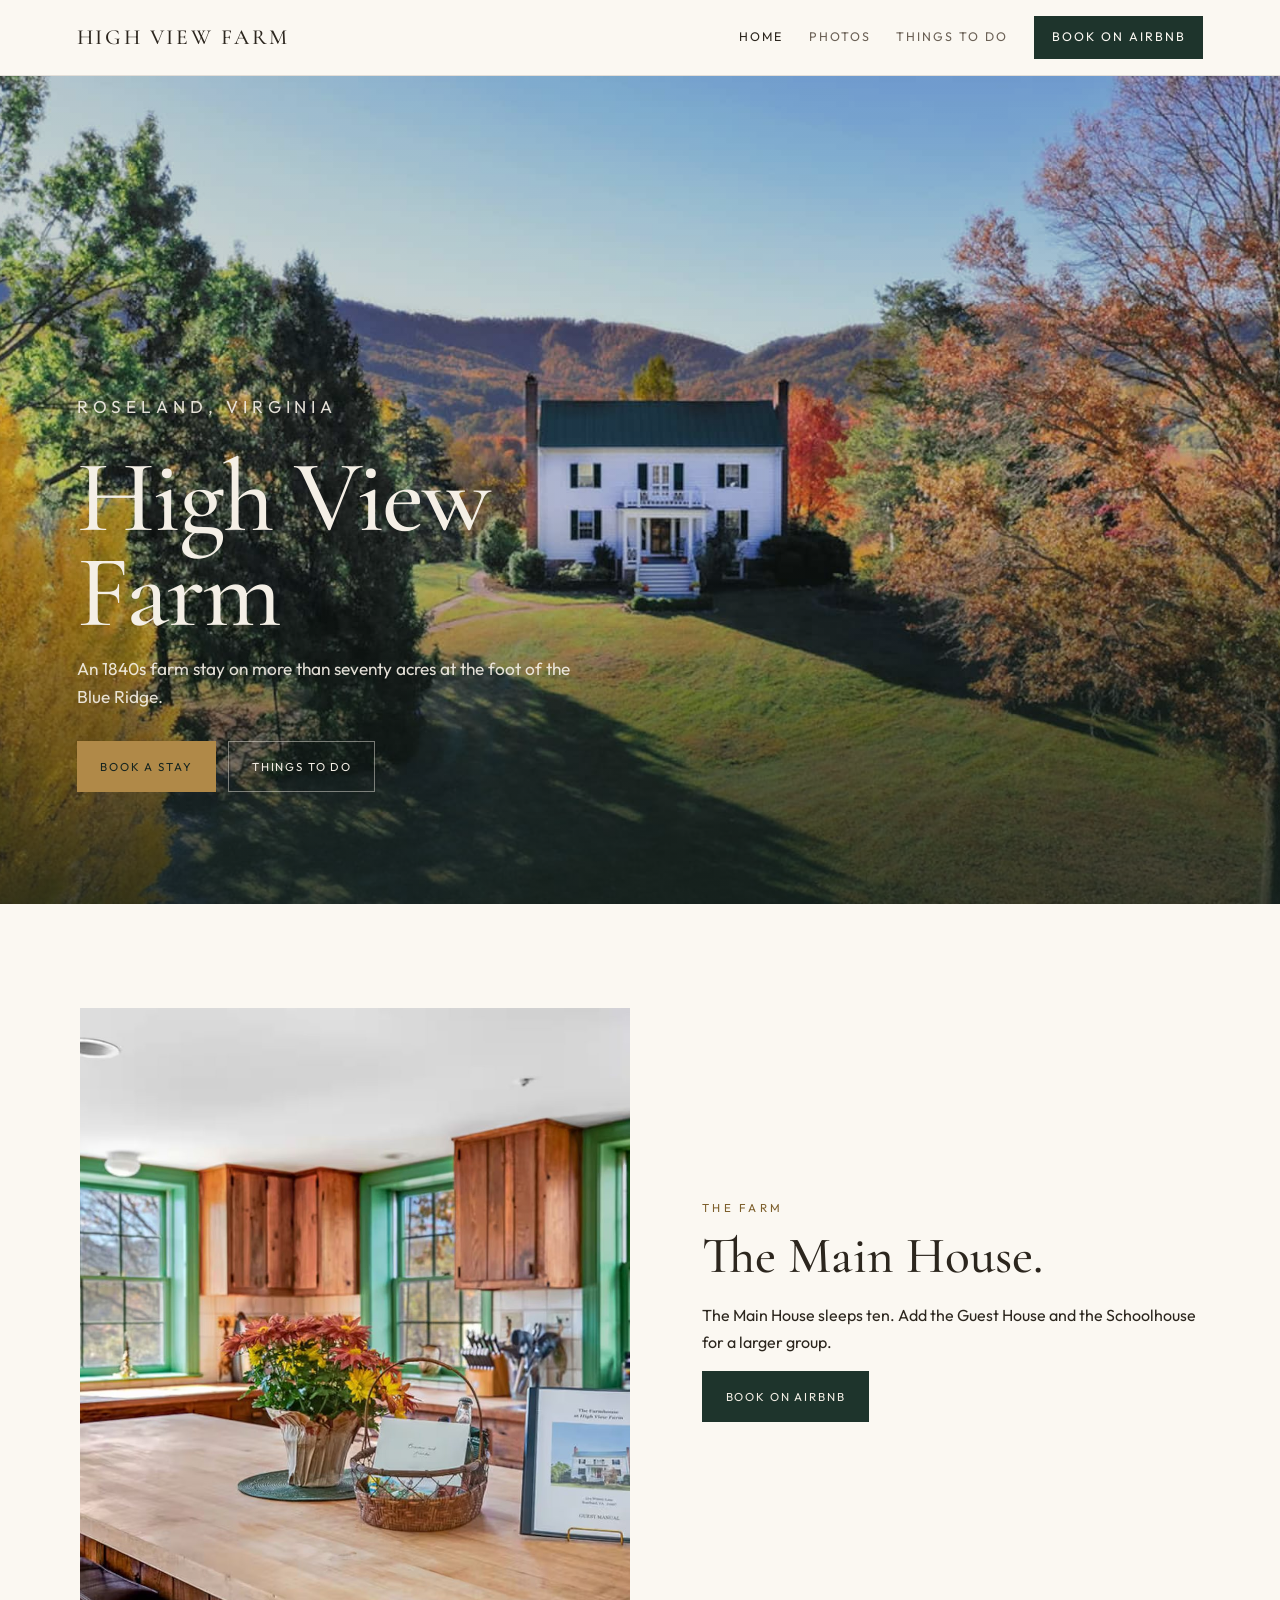
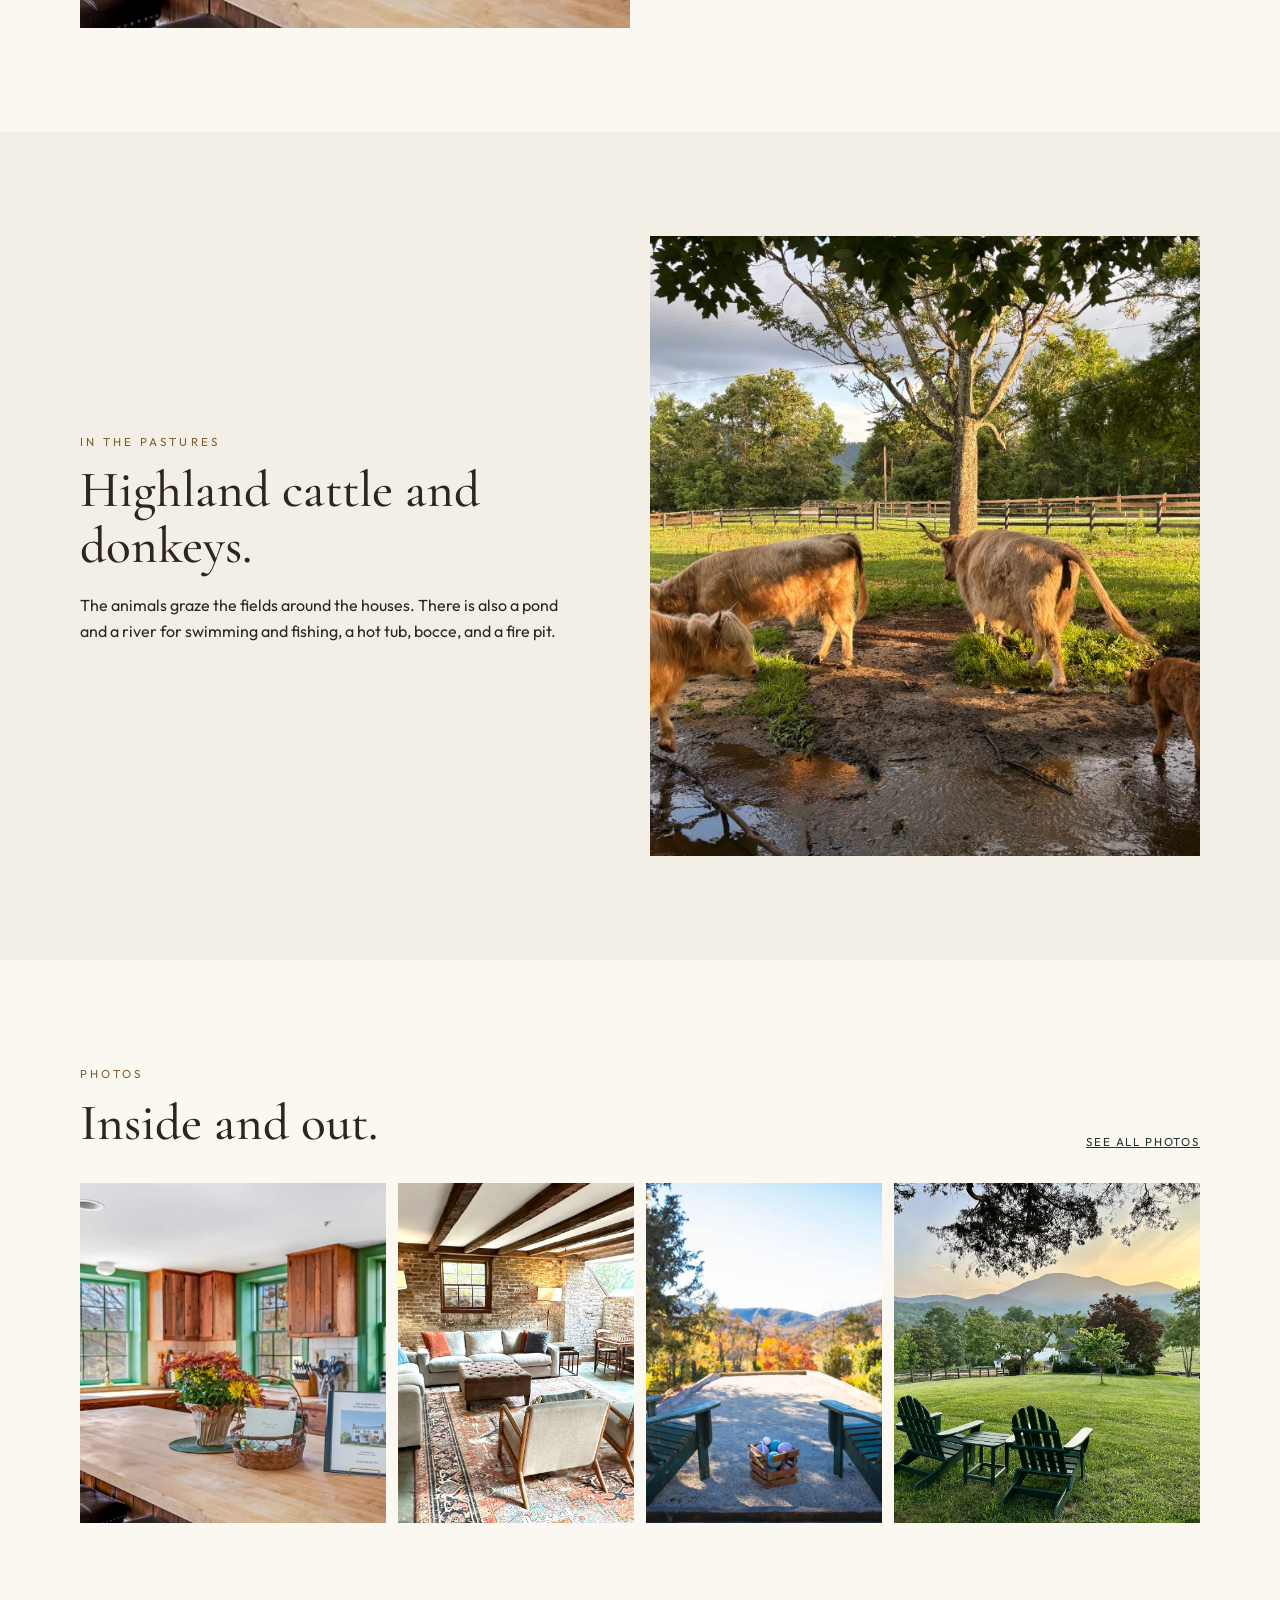
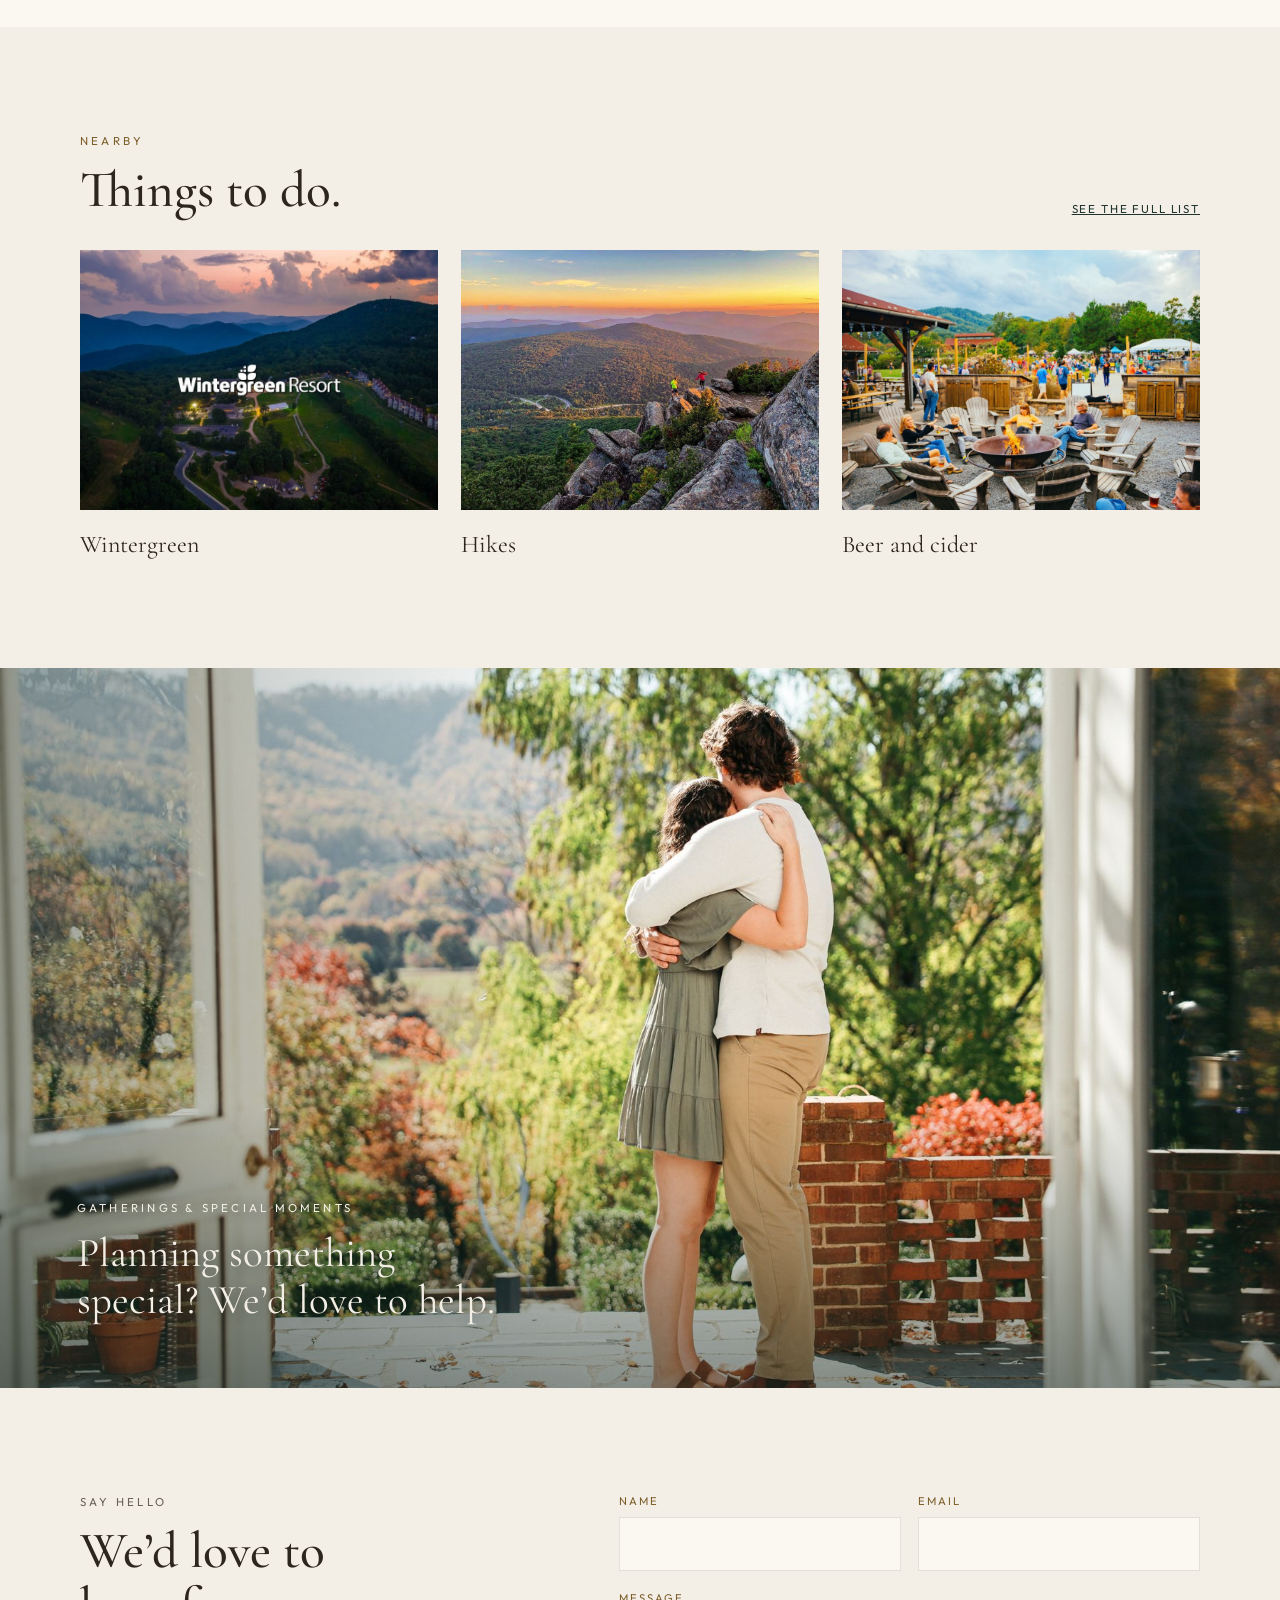
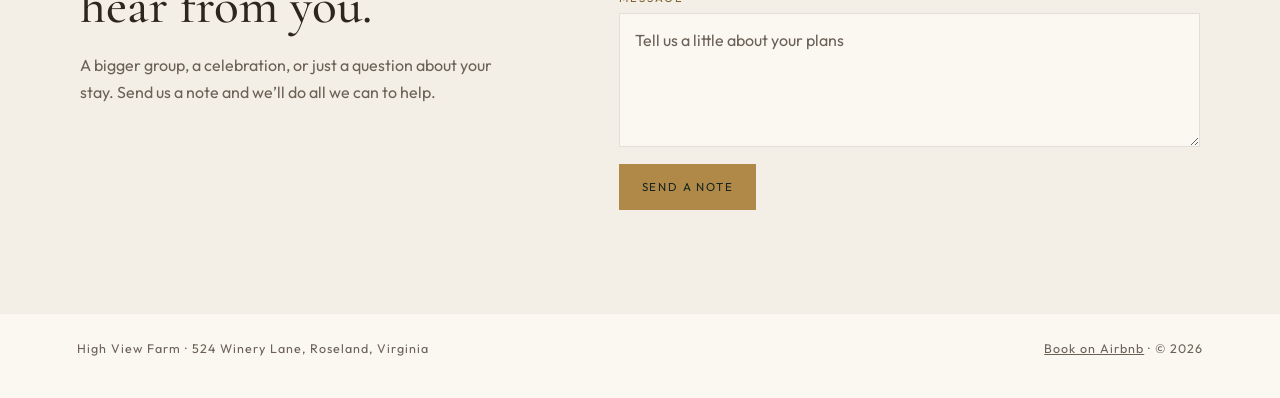
<file: index.html>
<!DOCTYPE html>
<html lang="en">
  <head>
    <meta charset="UTF-8" />
    <meta name="viewport" content="width=device-width, initial-scale=1" />
    <title>High View Farm | Roseland, Virginia</title>
    <meta
      name="description"
      content="Welcome to High View Farm — an 1840s farm stay on more than 70 acres in Roseland, Virginia. Main House, Guest House, and Schoolhouse."
    />
    <link rel="canonical" href="https://highview.farm/" />
    <link rel="preconnect" href="https://fonts.googleapis.com" />
    <link rel="preconnect" href="https://fonts.gstatic.com" crossorigin />
    <link
      href="https://fonts.googleapis.com/css2?family=Cormorant+Garamond:ital,wght@0,500;0,600;1,500&family=Outfit:wght@300;400;500&display=swap"
      rel="stylesheet"
    />
    <link rel="stylesheet" href="styles.css" />
  </head>
  <body>
    <a class="skip" href="#main">Skip to content</a>
    <header class="site-header" id="header">
      <a class="wordmark" href="index.html">High View Farm</a>
      <button class="menu-toggle" id="menu-toggle" type="button" aria-expanded="false" aria-controls="nav">
        Menu
      </button>
      <nav class="nav" id="nav">
        <a class="current" href="index.html">Home</a>
        <a href="photos.html">Photos</a>
        <a href="nearby.html">Things to do</a>
        <a
          class="nav-cta"
          href="https://www.airbnb.com/rooms/944918152360778142"
          target="_blank"
          rel="noopener"
          >Book on Airbnb</a
        >
      </nav>
    </header>

    <main id="main">
      <section class="hero">
        <img
          src="images/hero.jpg"
          alt="The white 1840s farmhouse at High View Farm against the Blue Ridge in autumn"
        />
        <div class="hero-copy">
          <p class="eyebrow">Roseland, Virginia</p>
          <h1>High View Farm</h1>
          <p>
            An 1840s farm stay on more than seventy acres at the foot of the
            Blue Ridge.
          </p>
          <a class="btn btn-gold" href="https://www.airbnb.com/rooms/944918152360778142" target="_blank" rel="noopener">Book a stay</a>
          <a class="btn btn-ghost" href="nearby.html">Things to do</a>
        </div>
      </section>

      <section class="section">
        <div class="section-inner split">
          <img
            src="images/kitchen-welcome.jpg"
            alt="The farmhouse kitchen at High View, set to welcome guests"
          />
          <div>
            <p class="kicker">The farm</p>
            <h2>The Main House.</h2>
            <p>
              The Main House sleeps ten. Add the Guest House and the
              Schoolhouse for a larger&nbsp;group.
            </p>
            <p><a class="btn btn-dark" href="https://www.airbnb.com/rooms/944918152360778142" target="_blank" rel="noopener">Book on Airbnb</a></p>
          </div>
        </div>
      </section>

      <section class="section band">
        <div class="section-inner split reverse">
          <div>
            <p class="kicker">In the pastures</p>
            <h2>Highland cattle and donkeys.</h2>
            <p>
              The animals graze the fields around the houses. There is also a
              pond and a river for swimming and fishing, a hot tub, bocce, and a
              fire pit.
            </p>
          </div>
          <img
            src="images/cows.jpg"
            alt="Scottish Highland cattle, including a calf, in a pasture at High View Farm"
          />
        </div>
      </section>

      <section class="section">
        <div class="section-inner">
          <div class="section-head">
            <div>
              <p class="kicker">Photos</p>
              <h2>Inside and out.</h2>
            </div>
            <a href="photos.html">See all photos</a>
          </div>
          <div class="home-gallery">
            <img src="images/kitchen.jpg" alt="Farmhouse kitchen with wood counters and green window trim" loading="lazy" />
            <img src="images/family-room.jpg" alt="Brick sitting room with beams and a fireplace" loading="lazy" />
            <img src="images/bocce.jpg" alt="Bocce court looking out to the mountains" loading="lazy" />
            <img src="images/extra1.jpg" alt="Two Adirondack chairs on the lawn at dusk" loading="lazy" />
          </div>
        </div>
      </section>

      <section class="section band">
        <div class="section-inner">
          <div class="section-head">
            <div>
              <p class="kicker">Nearby</p>
              <h2>Things to do.</h2>
            </div>
            <a href="nearby.html">See the full list</a>
          </div>
          <div class="todo-cards">
            <a class="todo" href="nearby.html">
              <img src="images/wintergreen.jpg" alt="Wintergreen Resort in the mountains" loading="lazy" />
              <span>Wintergreen</span>
            </a>
            <a class="todo" href="nearby.html">
              <img src="images/hikes.jpg" alt="A Blue Ridge hiking trail" loading="lazy" />
              <span>Hikes</span>
            </a>
            <a class="todo" href="nearby.html">
              <img src="images/devils-backbone.jpg" alt="A brewery near the farm" loading="lazy" />
              <span>Beer and cider</span>
            </a>
          </div>
        </div>
      </section>

      <section class="gathering">
        <img
          src="images/doorway.jpg"
          alt="A couple embracing on the brick terrace, seen through the open French doors"
          loading="lazy"
        />
        <div class="gathering-copy">
          <p class="kicker">Gatherings &amp; special moments</p>
          <p>Planning something special? We’d love to&nbsp;help.</p>
        </div>
      </section>

      <section class="section inquire" id="inquire">
        <div class="section-inner inquire-inner">
          <div>
            <p class="kicker">Say hello</p>
            <h2>We’d love to hear from&nbsp;you.</h2>
            <p>
              A bigger group, a celebration, or just a question about your stay.
              Send us a note and we’ll do all we can to&nbsp;help.
            </p>
          </div>
          <form class="inquire-form" id="inquire-form">
            <label>
              <span>Name</span>
              <input type="text" name="name" autocomplete="name" required />
            </label>
            <label>
              <span>Email</span>
              <input type="email" name="email" autocomplete="email" required />
            </label>
            <label class="full">
              <span>Message</span>
              <textarea name="message" rows="4" placeholder="Tell us a little about your plans" required></textarea>
            </label>
            <button class="btn btn-gold" type="submit">Send a note</button>
          </form>
        </div>
      </section>
    </main>

    <footer class="site-footer">
      <span>High View Farm · 524 Winery Lane, Roseland, Virginia</span>
      <span><a href="https://www.airbnb.com/rooms/944918152360778142" target="_blank" rel="noopener">Book on Airbnb</a> · © <span id="year"></span></span>
    </footer>
    <script src="script.js"></script>
  </body>
</html>
</file>
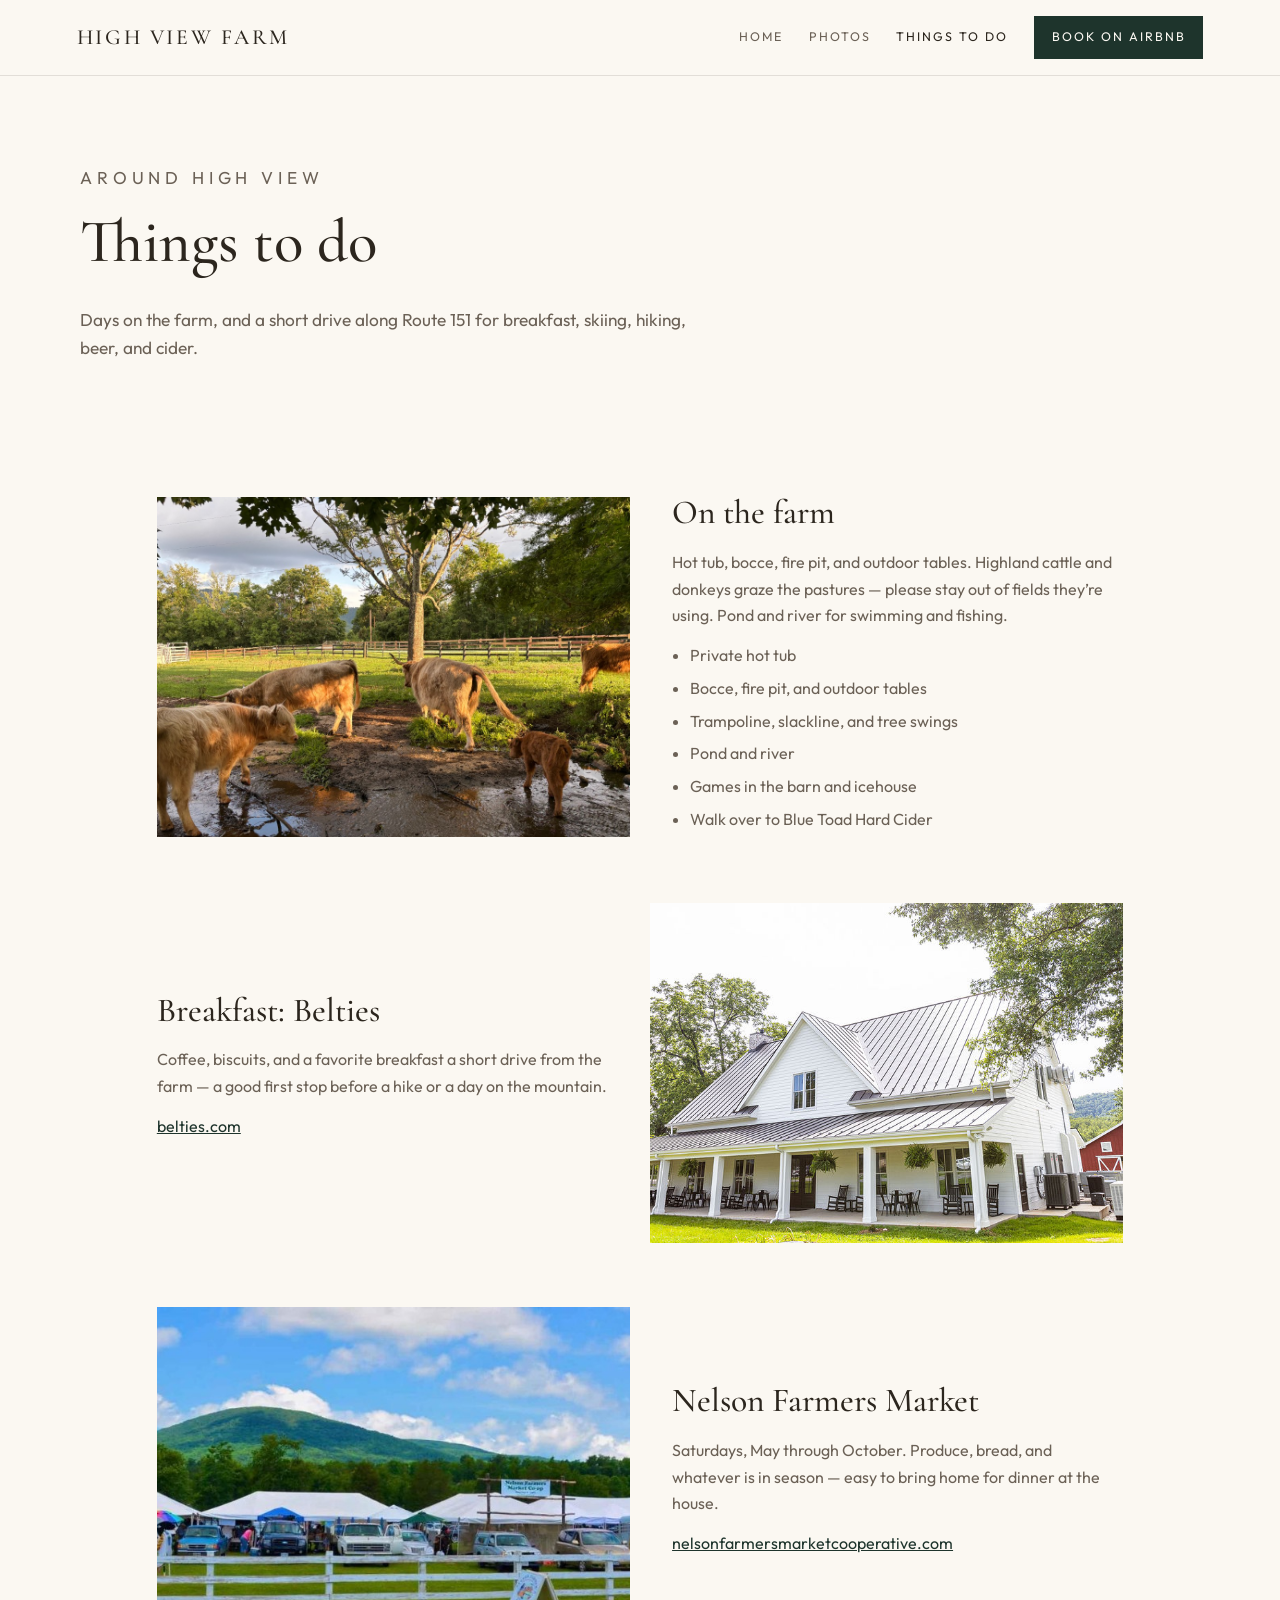
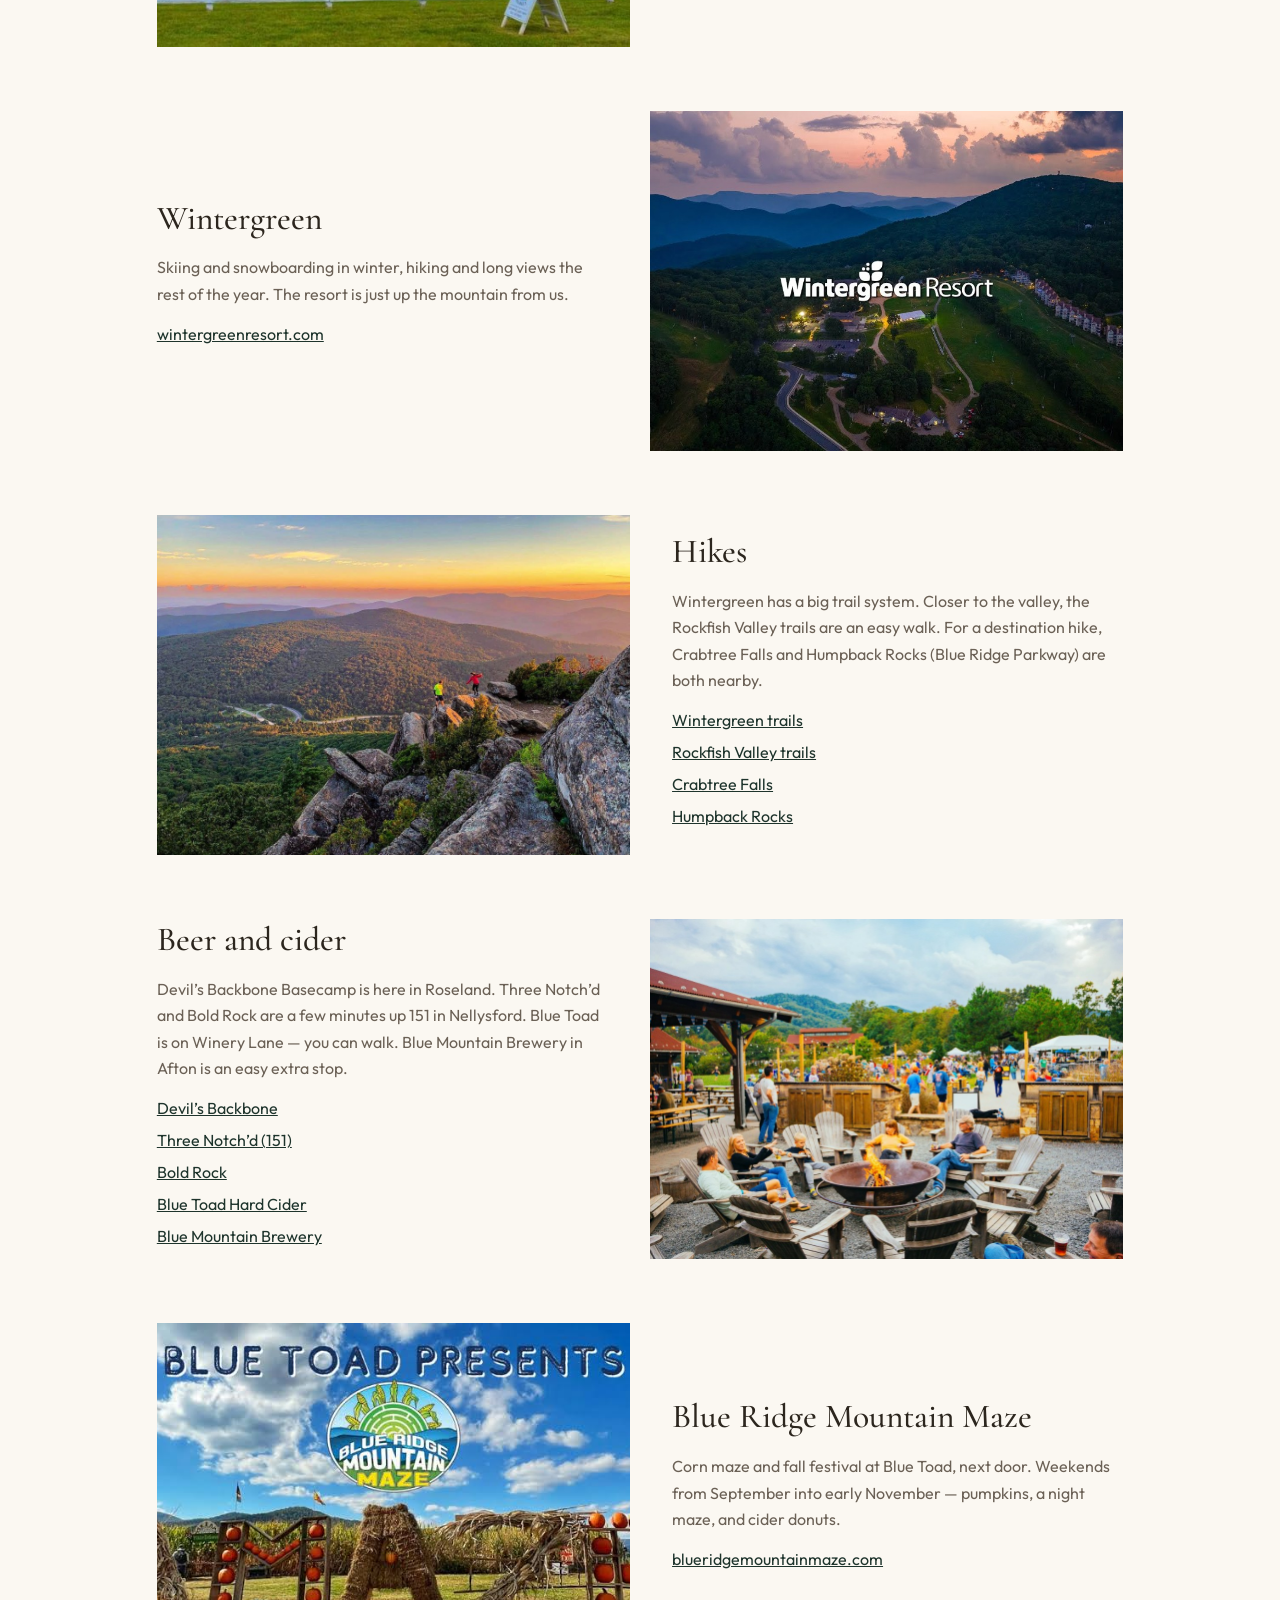
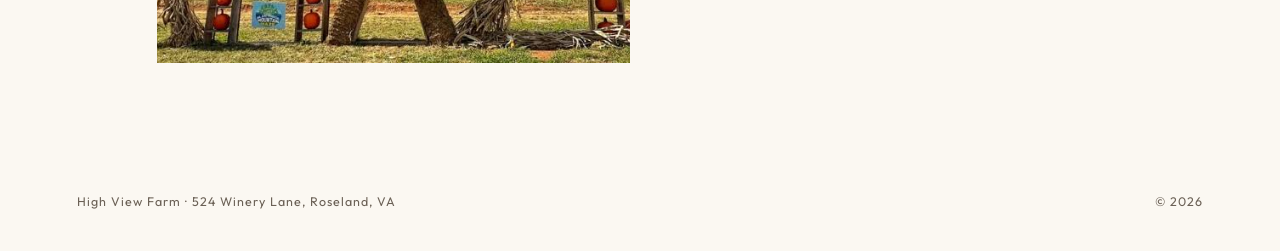
<file: nearby.html>
<!DOCTYPE html>
<html lang="en">
  <head>
    <meta charset="UTF-8" />
    <meta name="viewport" content="width=device-width, initial-scale=1" />
    <title>Things to do | High View Farm</title>
    <meta
      name="description"
      content="What to do near High View Farm: Wintergreen, Belties, Devil's Backbone, hiking, cider, and the Blue Ridge Mountain Maze."
    />
    <link rel="canonical" href="https://highview.farm/nearby.html" />
    <link rel="preconnect" href="https://fonts.googleapis.com" />
    <link rel="preconnect" href="https://fonts.gstatic.com" crossorigin />
    <link
      href="https://fonts.googleapis.com/css2?family=Cormorant+Garamond:ital,wght@0,500;0,600;1,500&family=Outfit:wght@300;400;500&display=swap"
      rel="stylesheet"
    />
    <link rel="stylesheet" href="styles.css" />
  </head>
  <body>
    <a class="skip" href="#main">Skip to content</a>
    <header class="site-header" id="header">
      <a class="wordmark" href="index.html">High View Farm</a>
      <button class="menu-toggle" id="menu-toggle" type="button" aria-expanded="false" aria-controls="nav">
        Menu
      </button>
      <nav class="nav" id="nav">
        <a href="index.html">Home</a>
        <a href="photos.html">Photos</a>
        <a class="current" href="nearby.html">Things to do</a>
        <a
          class="nav-cta"
          href="https://www.airbnb.com/rooms/944918152360778142"
          target="_blank"
          rel="noopener"
          >Book on Airbnb</a
        >
      </nav>
    </header>

    <main id="main">
      <header class="page-hero">
        <p class="kicker">Around High View</p>
        <h1>Things to do</h1>
        <p>
          Days on the farm, and a short drive along Route 151 for breakfast,
          skiing, hiking, beer, and cider.
        </p>
      </header>

      <section class="wrap">
        <div class="places">
          <article class="place">
            <img
              src="images/cows.jpg"
              alt="Scottish Highland cattle, including a calf, in a pasture at High View Farm"
            />
            <div class="place-copy">
              <h2>On the farm</h2>
              <p>
                Hot tub, bocce, fire pit, and outdoor tables. Highland cattle
                and donkeys graze the pastures — please stay out of fields
                they’re using. Pond and river for swimming and fishing.
              </p>
              <ul class="farm-list">
                <li>Private hot tub</li>
                <li>Bocce, fire pit, and outdoor tables</li>
                <li>Trampoline, slackline, and tree swings</li>
                <li>Pond and river</li>
                <li>Games in the barn and icehouse</li>
                <li>Walk over to Blue Toad Hard Cider</li>
              </ul>
            </div>
          </article>

          <article class="place">
            <img src="images/belties.png" alt="Belties, the white farmhouse restaurant with a red barn" />
            <div class="place-copy">
              <h2>Breakfast: Belties</h2>
              <p>
                Coffee, biscuits, and a favorite breakfast a short drive from
                the farm — a good first stop before a hike or a day on the
                mountain.
              </p>
              <p><a href="https://www.belties.com/" target="_blank" rel="noopener">belties.com</a></p>
            </div>
          </article>

          <article class="place">
            <img
              src="images/farmers-market.jpg"
              alt="Nelson Farmers Market Cooperative tents with a mountain behind them"
            />
            <div class="place-copy">
              <h2>Nelson Farmers Market</h2>
              <p>
                Saturdays, May through October. Produce, bread, and whatever is
                in season — easy to bring home for dinner at the house.
              </p>
              <p>
                <a href="https://www.nelsonfarmersmarketcooperative.com/" target="_blank" rel="noopener"
                  >nelsonfarmersmarketcooperative.com</a
                >
              </p>
            </div>
          </article>

          <article class="place">
            <img
              src="images/wintergreen.jpg"
              alt="Wintergreen Resort at dusk, with ski slopes and the Blue Ridge beyond"
            />
            <div class="place-copy">
              <h2>Wintergreen</h2>
              <p>
                Skiing and snowboarding in winter, hiking and long views the
                rest of the year. The resort is just up the mountain from us.
              </p>
              <p>
                <a href="https://www.wintergreenresort.com/" target="_blank" rel="noopener"
                  >wintergreenresort.com</a
                >
              </p>
            </div>
          </article>

          <article class="place">
            <img
              src="images/hikes.jpg"
              alt="Hikers on a rocky overlook above the Blue Ridge at sunset"
            />
            <div class="place-copy">
              <h2>Hikes</h2>
              <p>
                Wintergreen has a big trail system. Closer to the valley, the
                Rockfish Valley trails are an easy walk. For a destination hike,
                Crabtree Falls and Humpback Rocks (Blue Ridge Parkway) are both
                nearby.
              </p>
              <ul class="links">
                <li>
                  <a href="https://www.wintergreenresort.com/" target="_blank" rel="noopener"
                    >Wintergreen trails</a
                  >
                </li>
                <li>
                  <a href="https://www.rockfishvalley.org/trails/" target="_blank" rel="noopener"
                    >Rockfish Valley trails</a
                  >
                </li>
                <li>
                  <a
                    href="https://www.fs.usda.gov/r08/gwj/recreation/crabtree-falls-day-use-area"
                    target="_blank"
                    rel="noopener"
                    >Crabtree Falls</a
                  >
                </li>
                <li>
                  <a
                    href="https://www.nps.gov/blri/planyourvisit/humpback-rocks.htm"
                    target="_blank"
                    rel="noopener"
                    >Humpback Rocks</a
                  >
                </li>
              </ul>
            </div>
          </article>

          <article class="place">
            <img
              src="images/devils-backbone.jpg"
              alt="People around a fire pit at Devil's Backbone Basecamp"
            />
            <div class="place-copy">
              <h2>Beer and cider</h2>
              <p>
                Devil’s Backbone Basecamp is here in Roseland. Three Notch’d and
                Bold Rock are a few minutes up 151 in Nellysford. Blue Toad is
                on Winery Lane — you can walk. Blue Mountain Brewery in Afton is
                an easy extra stop.
              </p>
              <ul class="links">
                <li>
                  <a href="https://www.dbbrewingcompany.com/" target="_blank" rel="noopener"
                    >Devil’s Backbone</a
                  >
                </li>
                <li>
                  <a href="https://threenotchdbrewing.com/pages/151" target="_blank" rel="noopener"
                    >Three Notch’d (151)</a
                  >
                </li>
                <li>
                  <a href="https://nellysford.boldrock.com/" target="_blank" rel="noopener">Bold Rock</a>
                </li>
                <li>
                  <a href="https://bluetoadhardcider.com/locations/virginia/" target="_blank" rel="noopener"
                    >Blue Toad Hard Cider</a
                  >
                </li>
                <li>
                  <a href="https://bluemountainbrewery.com/" target="_blank" rel="noopener"
                    >Blue Mountain Brewery</a
                  >
                </li>
              </ul>
            </div>
          </article>

          <article class="place">
            <img
              src="images/maze.jpg"
              alt="Blue Ridge Mountain Maze hay letters and pumpkins at Blue Toad"
            />
            <div class="place-copy">
              <h2>Blue Ridge Mountain Maze</h2>
              <p>
                Corn maze and fall festival at Blue Toad, next door. Weekends
                from September into early November — pumpkins, a night maze,
                and cider donuts.
              </p>
              <p>
                <a href="https://www.blueridgemountainmaze.com/" target="_blank" rel="noopener"
                  >blueridgemountainmaze.com</a
                >
              </p>
            </div>
          </article>
        </div>
      </section>
    </main>

    <footer class="site-footer">
      <span>High View Farm · 524 Winery Lane, Roseland, VA</span>
      <span>© <span id="year"></span></span>
    </footer>
    <script src="script.js"></script>
  </body>
</html>
</file>
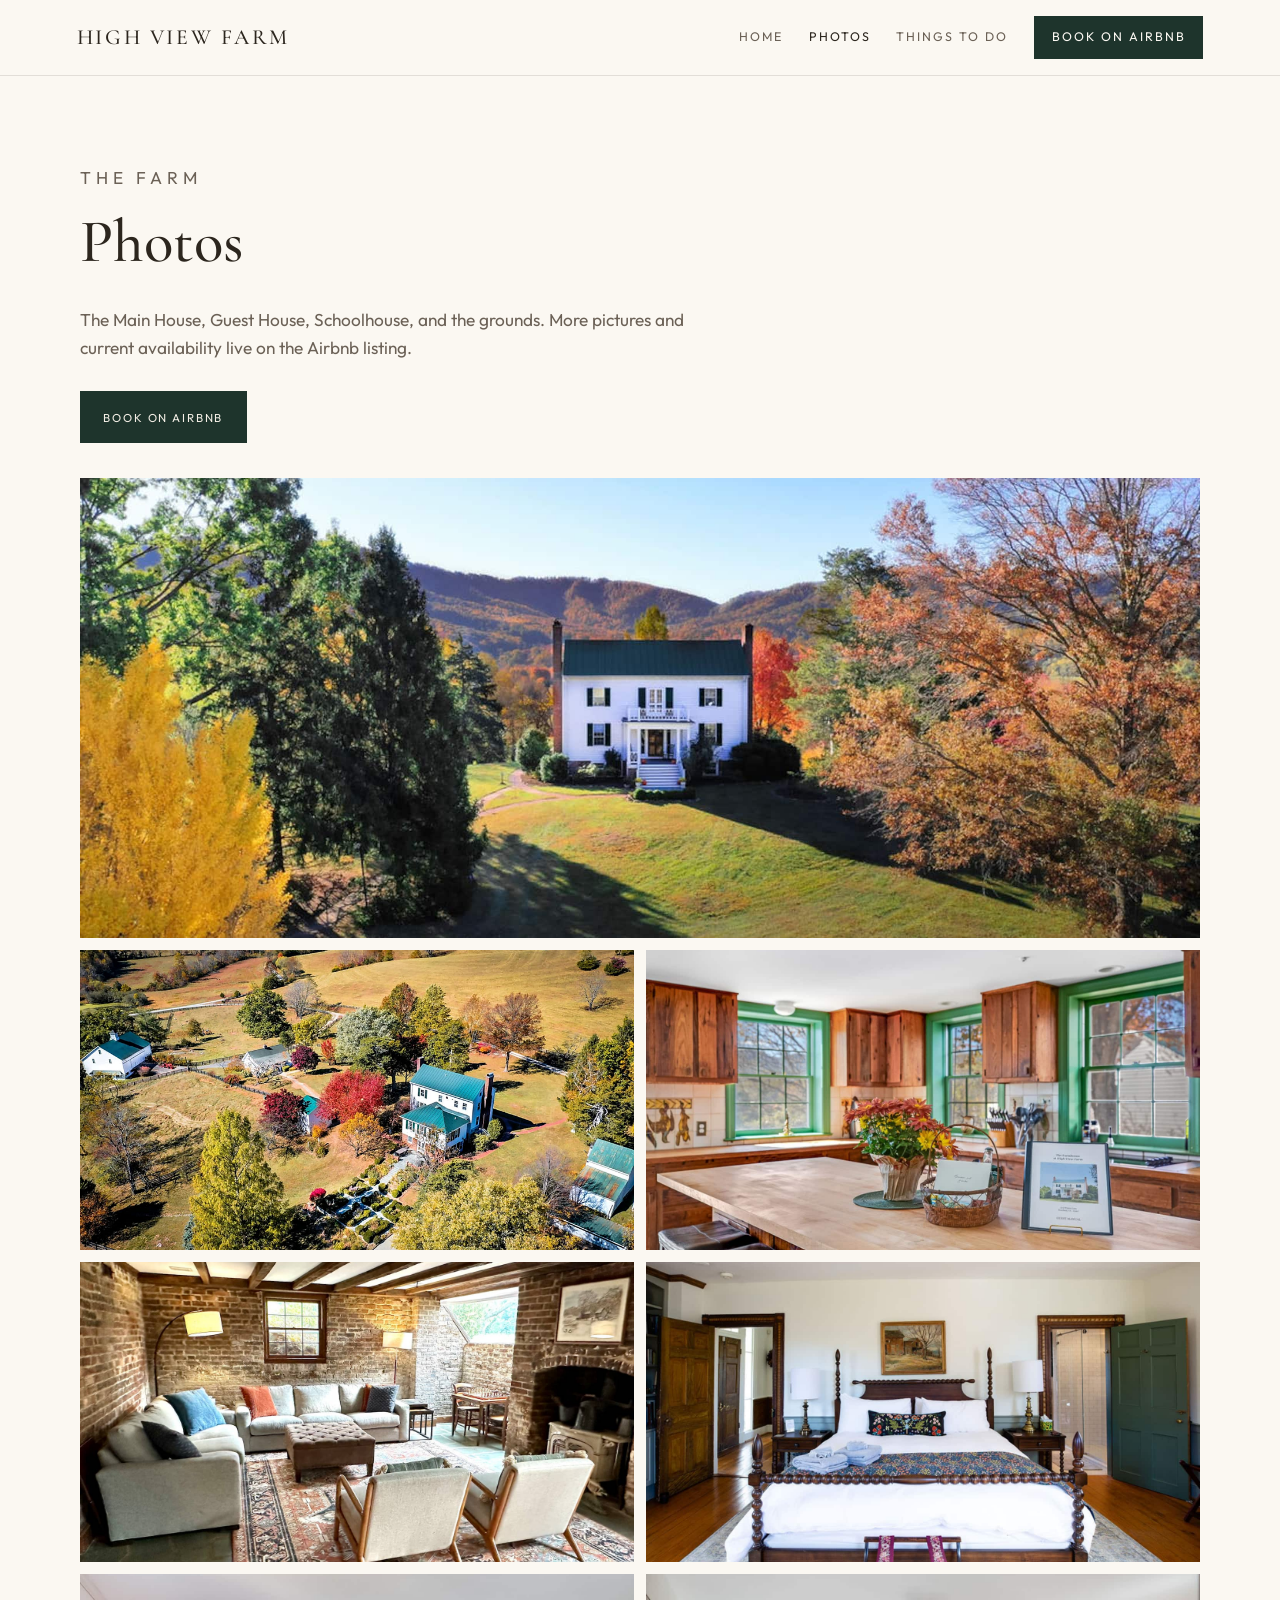
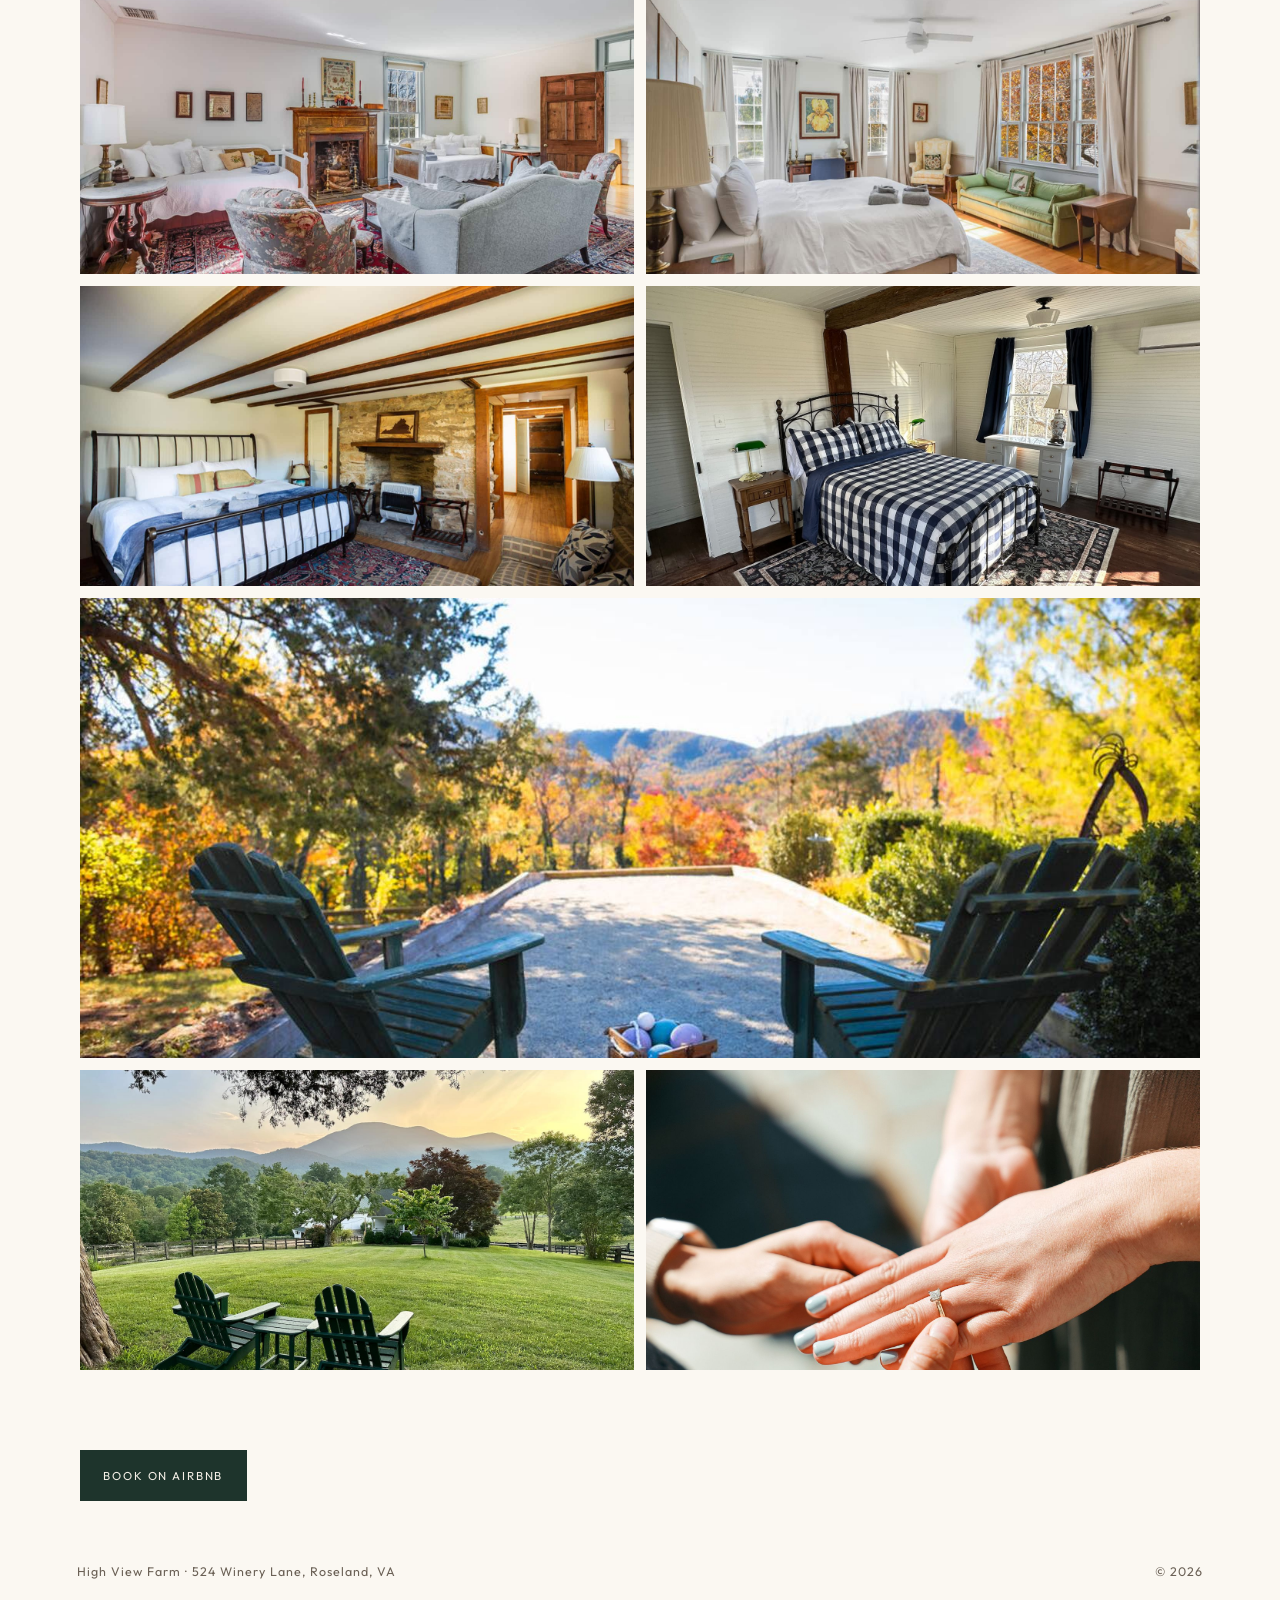
<file: photos.html>
<!DOCTYPE html>
<html lang="en">
  <head>
    <meta charset="UTF-8" />
    <meta name="viewport" content="width=device-width, initial-scale=1" />
    <title>Photos | High View Farm</title>
    <meta
      name="description"
      content="Photos of High View Farm in Roseland, Virginia. Book your stay on Airbnb."
    />
    <link rel="canonical" href="https://highview.farm/photos.html" />
    <link rel="preconnect" href="https://fonts.googleapis.com" />
    <link rel="preconnect" href="https://fonts.gstatic.com" crossorigin />
    <link
      href="https://fonts.googleapis.com/css2?family=Cormorant+Garamond:ital,wght@0,500;0,600;1,500&family=Outfit:wght@300;400;500&display=swap"
      rel="stylesheet"
    />
    <link rel="stylesheet" href="styles.css" />
  </head>
  <body>
    <a class="skip" href="#main">Skip to content</a>
    <header class="site-header" id="header">
      <a class="wordmark" href="index.html">High View Farm</a>
      <button class="menu-toggle" id="menu-toggle" type="button" aria-expanded="false" aria-controls="nav">
        Menu
      </button>
      <nav class="nav" id="nav">
        <a href="index.html">Home</a>
        <a class="current" href="photos.html">Photos</a>
        <a href="nearby.html">Things to do</a>
        <a
          class="nav-cta"
          href="https://www.airbnb.com/rooms/944918152360778142"
          target="_blank"
          rel="noopener"
          >Book on Airbnb</a
        >
      </nav>
    </header>

    <main id="main">
      <header class="page-hero">
        <p class="kicker">The farm</p>
        <h1>Photos</h1>
        <p>
          The Main House, Guest House, Schoolhouse, and the grounds. More
          pictures and current availability live on the Airbnb listing.
        </p>
      </header>

      <div class="book-bar">
        <a
          class="btn btn-green"
          href="https://www.airbnb.com/rooms/944918152360778142"
          target="_blank"
          rel="noopener"
          >Book on Airbnb</a
        >
      </div>

      <div class="photo-grid">
        <img
          class="wide"
          src="images/hero.jpg"
          alt="Farmhouse on the hill with fall color and mountain views"
        />
        <img src="images/aerial.jpg" alt="Aerial view of the farm buildings and boxwood garden" />
        <img src="images/kitchen.jpg" alt="Farmhouse kitchen" />
        <img src="images/family-room.jpg" alt="Brick sitting room with beams and a fireplace" />
        <img src="images/dining.jpg" alt="Four-poster bedroom in the farmhouse" />
        <img src="images/parlor.jpg" alt="Parlor bedroom" />
        <img src="images/master.jpg" alt="Master suite" />
        <img src="images/cottage.jpg" alt="Cottage bedroom with stone fireplace" />
        <img src="images/schoolhouse.jpg" alt="Schoolhouse bedroom" />
        <img class="wide" src="images/bocce.jpg" alt="Bocce court looking out to the mountains" />
        <img src="images/extra1.jpg" alt="Chairs on the lawn at dusk" />
        <img src="images/ring.jpg" alt="Close detail of an engagement ring on the terrace" />
      </div>

      <div class="book-bar">
        <a
          class="btn btn-green"
          href="https://www.airbnb.com/rooms/944918152360778142"
          target="_blank"
          rel="noopener"
          >Book on Airbnb</a
        >
      </div>
    </main>

    <footer class="site-footer">
      <span>High View Farm · 524 Winery Lane, Roseland, VA</span>
      <span>© <span id="year"></span></span>
    </footer>
    <script src="script.js"></script>
  </body>
</html>
</file>
<file: styles.css>
:root {
  --cream: #f4efe6;
  --paper: #fbf8f2;
  --ink: #2c261e;
  --muted: #6b6156;
  --forest: #1e342c;
  --forest-deep: #15241f;
  --gold: #b08948;
  --gold-soft: #d4b483;
  --gold-ink: #7d5f2c;
  --line: rgba(44, 38, 30, 0.12);
  --serif: "Cormorant Garamond", "Times New Roman", serif;
  --sans: "Outfit", "Helvetica Neue", sans-serif;
  --max: 1120px;
}

*,
*::before,
*::after {
  box-sizing: border-box;
}

html {
  scroll-behavior: smooth;
}

body {
  margin: 0;
  color: var(--ink);
  background: var(--paper);
  font-family: var(--sans);
  font-weight: 400;
  line-height: 1.65;
}

img {
  max-width: 100%;
  display: block;
}

a {
  color: var(--forest);
}

a:hover {
  color: var(--forest-deep);
}

.skip {
  position: absolute;
  left: 1rem;
  top: -4rem;
  background: var(--forest);
  color: var(--cream);
  padding: 0.6rem 1rem;
  z-index: 100;
}

.skip:focus {
  top: 1rem;
}

.site-header {
  position: sticky;
  top: 0;
  z-index: 20;
  display: flex;
  align-items: center;
  justify-content: space-between;
  gap: 1rem;
  padding: 1rem 6vw;
  background: rgba(251, 248, 242, 0.9);
  backdrop-filter: blur(14px);
  border-bottom: 1px solid var(--line);
}

.wordmark {
  font-family: var(--serif);
  font-size: 1.35rem;
  font-weight: 500;
  letter-spacing: 0.12em;
  text-transform: uppercase;
  text-decoration: none;
  color: var(--ink);
}

.wordmark:hover {
  color: var(--ink);
}

.nav {
  display: flex;
  align-items: center;
  gap: 1.6rem;
}

.nav a {
  text-decoration: none;
  font-size: 0.78rem;
  letter-spacing: 0.16em;
  text-transform: uppercase;
  color: var(--muted);
}

.nav a:hover,
.nav a.current {
  color: var(--ink);
}

.nav-cta {
  color: var(--paper) !important;
  background: var(--forest);
  padding: 0.7rem 1.1rem;
}

.nav-cta:hover {
  background: var(--forest-deep);
}

.menu-toggle {
  display: none;
  background: none;
  border: 0;
  font: inherit;
  letter-spacing: 0.16em;
  text-transform: uppercase;
  font-size: 0.72rem;
  cursor: pointer;
}

.hero {
  position: relative;
  min-height: 92vh;
  display: grid;
  place-items: end start;
  color: var(--cream);
  overflow: hidden;
}

.hero img {
  position: absolute;
  inset: 0;
  width: 100%;
  height: 100%;
  object-fit: cover;
}

.hero::after {
  content: "";
  position: absolute;
  inset: 0;
  background: linear-gradient(
    to top,
    rgba(21, 36, 31, 0.72) 0%,
    rgba(21, 36, 31, 0.18) 48%,
    rgba(21, 36, 31, 0.22) 100%
  );
}

.hero-copy {
  position: relative;
  z-index: 1;
  padding: 0 6vw 7rem;
  max-width: 44rem;
}

.eyebrow,
.kicker {
  font-size: 0.72rem;
  letter-spacing: 0.28em;
  text-transform: uppercase;
  margin: 0 0 0.8rem;
}

.eyebrow {
  color: var(--gold-soft);
}

.kicker {
  color: var(--gold-ink);
}

.hero h1 {
  font-family: var(--serif);
  font-weight: 500;
  font-size: clamp(3.2rem, 8vw, 6.4rem);
  line-height: 0.92;
  margin: 0 0 1rem;
  letter-spacing: -0.02em;
}

.hero p {
  margin: 0 0 1.8rem;
  font-size: 1.08rem;
  max-width: 32rem;
  color: rgba(244, 239, 230, 0.92);
}

.page-hero {
  padding: 5.5rem 6vw 1.8rem;
  max-width: calc(var(--max) + 12vw);
  margin: 0 auto;
}

.page-hero h1 {
  font-family: var(--serif);
  font-weight: 500;
  font-size: clamp(2.4rem, 5vw, 3.8rem);
  margin: 0 0 0.8rem;
}

.page-hero p {
  max-width: 38rem;
  color: var(--muted);
  margin: 0;
  font-size: 1.08rem;
}

.btn {
  display: inline-block;
  text-decoration: none;
  letter-spacing: 0.16em;
  text-transform: uppercase;
  font-size: 0.72rem;
  padding: 0.95rem 1.4rem;
  border: 1px solid transparent;
}

.btn-gold {
  background: var(--gold);
  color: var(--forest-deep);
}

.btn-gold:hover {
  background: var(--gold-soft);
  color: var(--forest-deep);
}

.btn-ghost {
  border-color: rgba(244, 239, 230, 0.45);
  color: var(--cream);
  margin-left: 0.6rem;
}

.btn-ghost:hover {
  border-color: var(--cream);
  color: var(--cream);
}

.btn-dark,
.btn-green {
  background: var(--forest);
  color: var(--cream);
}

.btn-dark:hover,
.btn-green:hover {
  background: var(--forest-deep);
  color: var(--cream);
}

.section,
.wrap {
  padding: 6.5rem 6vw;
}

.section-inner,
.wrap {
  max-width: var(--max);
  margin: 0 auto;
}

.wrap-tight {
  padding-top: 0;
}

.split {
  display: grid;
  grid-template-columns: 1.05fr 0.95fr;
  gap: 4.5rem;
  align-items: center;
}

.split.reverse {
  grid-template-columns: 0.95fr 1.05fr;
}

.split img {
  width: 100%;
  height: min(72vh, 620px);
  object-fit: cover;
}

h2 {
  font-family: var(--serif);
  font-weight: 500;
  font-size: clamp(2rem, 4vw, 3.2rem);
  line-height: 1.08;
  margin: 0 0 1.1rem;
}

.lede {
  font-size: 1.12rem;
  color: var(--muted);
  margin: 0 0 1.4rem;
}

.quiet {
  color: var(--muted);
}

.houses {
  display: grid;
  grid-template-columns: repeat(3, 1fr);
  gap: 1.4rem;
  margin-top: 2.6rem;
}

.house {
  background: var(--cream);
  padding: 1.6rem 1.4rem 1.7rem;
}

.house h3 {
  font-family: var(--serif);
  font-size: 1.65rem;
  font-weight: 500;
  margin: 0 0 0.45rem;
}

.house p {
  margin: 0;
  color: var(--muted);
}

.beds {
  display: block;
  font-family: var(--serif);
  font-size: 1.15rem;
  color: var(--ink);
  margin-bottom: 0.35rem;
}

.band {
  background: var(--cream);
}

.grounds {
  background: var(--forest);
  color: var(--cream);
}

.grounds .kicker {
  color: var(--gold-soft);
}

.grounds .quiet,
.grounds p {
  color: rgba(244, 239, 230, 0.86);
}

.photo-grid {
  display: grid;
  grid-template-columns: repeat(2, 1fr);
  gap: 0.75rem;
  padding: 0 6vw 5rem;
  max-width: calc(var(--max) + 12vw);
  margin: 0 auto;
}

.photo-grid img {
  width: 100%;
  height: 300px;
  object-fit: cover;
}

.photo-grid .wide {
  grid-column: span 2;
  height: 460px;
}

.book-bar {
  display: flex;
  gap: 0.8rem;
  padding: 0 6vw 2.2rem;
  max-width: calc(var(--max) + 12vw);
  margin: 0 auto;
}

.places {
  display: grid;
  gap: 4rem;
}

.place {
  display: grid;
  grid-template-columns: minmax(0, 1.05fr) minmax(0, 1fr);
  gap: 2.6rem;
  align-items: center;
}

.place:nth-child(even) {
  grid-template-columns: minmax(0, 1fr) minmax(0, 1.05fr);
}

.place:nth-child(even) .place-copy {
  order: -1;
}

.place img {
  width: 100%;
  height: 340px;
  object-fit: cover;
}

.place h2 {
  font-size: 2.1rem;
}

.place p {
  margin: 0 0 0.85rem;
  color: var(--muted);
}

.links {
  list-style: none;
  padding: 0;
  margin: 0.3rem 0 0;
}

.links li {
  margin: 0 0 0.35rem;
}

.farm-list {
  margin: 0.6rem 0 0;
  padding-left: 1.1rem;
  color: var(--muted);
}

.farm-list li {
  margin-bottom: 0.4rem;
}

.visit-card {
  display: grid;
  grid-template-columns: 1.1fr 0.9fr;
  background: var(--forest);
  color: var(--cream);
}

.visit-copy,
.visit-photo {
  min-height: 420px;
}

.visit-copy {
  padding: 3.5rem 3rem;
}

.visit-copy .kicker {
  color: var(--gold-soft);
}

.visit-copy p {
  color: rgba(244, 239, 230, 0.88);
}

.visit-copy address {
  font-style: normal;
  margin: 1.4rem 0 1.8rem;
  line-height: 1.7;
}

.visit-photo img {
  width: 100%;
  height: 100%;
  object-fit: cover;
}

.site-footer {
  padding: 1.6rem 6vw 2.4rem;
  display: flex;
  justify-content: space-between;
  gap: 1rem;
  font-size: 0.78rem;
  color: var(--muted);
  letter-spacing: 0.08em;
}

@media (max-width: 860px) {
  .menu-toggle {
    display: block;
  }

  .nav {
    display: none;
    position: absolute;
    top: 100%;
    left: 0;
    right: 0;
    flex-direction: column;
    align-items: flex-start;
    padding: 1rem 6vw 1.4rem;
    background: var(--paper);
    border-bottom: 1px solid var(--line);
  }

  .nav.is-open {
    display: flex;
  }

  .split,
  .split.reverse,
  .houses,
  .place,
  .place:nth-child(even),
  .visit-card {
    grid-template-columns: 1fr;
  }

  .place:nth-child(even) .place-copy {
    order: 0;
  }

  .hero {
    min-height: 80vh;
  }

  .btn-ghost {
    margin: 0.6rem 0 0;
  }

  .split img,
  .place img,
  .photo-grid img,
  .photo-grid .wide,
  .visit-copy,
  .visit-photo {
    min-height: 260px;
    height: 260px;
  }

  .section,
  .wrap {
    padding: 4.2rem 6vw;
  }
}

/* Home page */
.split img.aerial {
  object-position: 62% 50%;
}

.section-head {
  display: flex;
  justify-content: space-between;
  align-items: flex-end;
  gap: 1rem;
  margin-bottom: 2rem;
}

.section-head h2 {
  margin: 0;
}

.section-head > a {
  font-size: 0.72rem;
  letter-spacing: 0.16em;
  text-transform: uppercase;
  white-space: nowrap;
}

.home-gallery {
  display: grid;
  grid-template-columns: 1.3fr 1fr 1fr 1.3fr;
  gap: 0.75rem;
}

.home-gallery img {
  width: 100%;
  height: 340px;
  object-fit: cover;
}

.todo-cards {
  display: grid;
  grid-template-columns: repeat(3, 1fr);
  gap: 1.4rem;
}

.todo {
  text-decoration: none;
  color: var(--ink);
}

.todo img {
  width: 100%;
  height: 260px;
  object-fit: cover;
  margin-bottom: 0.9rem;
}

.todo span {
  font-family: var(--serif);
  font-size: 1.5rem;
}

.todo:hover span {
  color: var(--forest);
}

.gathering {
  position: relative;
  min-height: 80vh;
  display: grid;
  align-items: end;
  color: var(--cream);
  overflow: hidden;
}

.gathering img {
  position: absolute;
  inset: 0;
  width: 100%;
  height: 100%;
  object-fit: cover;
  object-position: center 60%;
}

.gathering::after {
  content: "";
  position: absolute;
  inset: 0;
  background:
    linear-gradient(to right, rgba(21, 36, 31, 0.35) 0%, rgba(21, 36, 31, 0) 45%),
    linear-gradient(to top, rgba(21, 36, 31, 0.5) 0%, rgba(21, 36, 31, 0) 40%);
}

.gathering-copy {
  position: relative;
  z-index: 1;
  max-width: 40rem;
  padding: 0 6vw 4rem;
}

.gathering-copy {
  text-shadow: 0 1px 14px rgba(21, 36, 31, 0.45);
}

.gathering-copy .kicker {
  color: var(--cream);
}

.gathering-copy p:not(.kicker) {
  font-family: var(--serif);
  font-size: clamp(1.8rem, 3.2vw, 2.6rem);
  line-height: 1.15;
  margin: 0;
  text-wrap: balance;
}

.inquire {
  background: var(--cream);
  color: var(--ink);
}

.inquire h2 {
  text-wrap: balance;
}

.inquire p {
  color: var(--muted);
  max-width: 26rem;
  text-wrap: pretty;
}

.inquire-inner {
  display: grid;
  grid-template-columns: 0.9fr 1.1fr;
  gap: 4rem;
  align-items: start;
}

.inquire-form {
  display: grid;
  grid-template-columns: 1fr 1fr;
  gap: 1.1rem;
}

.inquire-form label {
  display: grid;
  gap: 0.4rem;
}

.inquire-form .full {
  grid-column: 1 / -1;
}

.inquire-form span {
  font-size: 0.7rem;
  letter-spacing: 0.18em;
  text-transform: uppercase;
  color: var(--gold-ink);
}

.inquire-form input,
.inquire-form textarea {
  font: inherit;
  color: var(--ink);
  background: var(--paper);
  border: 1px solid var(--line);
  padding: 0.8rem 0.9rem;
  border-radius: 0;
}

.inquire-form textarea::placeholder {
  color: var(--muted);
}

.inquire-form input:focus,
.inquire-form textarea:focus {
  outline: none;
  border-color: var(--gold);
}

.inquire-form button {
  justify-self: start;
  border: 0;
  cursor: pointer;
  font-family: var(--sans);
}

.site-footer a {
  color: var(--muted);
}

@media (max-width: 860px) {
  .home-gallery {
    grid-template-columns: 1fr 1fr;
  }

  .home-gallery img {
    height: 200px;
  }

  .todo-cards {
    grid-template-columns: 1fr;
  }

  .todo img {
    height: 220px;
  }

  .section-head {
    flex-direction: column;
    align-items: flex-start;
  }

  .gathering {
    display: block;
    min-height: 0;
    background: var(--cream);
    color: var(--ink);
  }

  .gathering-copy {
    text-shadow: none;
  }

  .gathering-copy .kicker {
    color: var(--gold-ink);
  }

  .gathering::after {
    display: none;
  }

  .gathering img {
    position: static;
    height: 60vh;
    object-position: 55% center;
  }

  .gathering-copy {
    padding: 2.4rem 6vw 0.6rem;
  }

  .inquire {
    padding-top: 1.6rem;
  }

  .inquire-inner,
  .inquire-form {
    grid-template-columns: 1fr;
    gap: 1.6rem;
  }

  .site-footer {
    flex-direction: column;
  }
}

@media (prefers-reduced-motion: reduce) {
  html {
    scroll-behavior: auto;
  }
}
</file>
